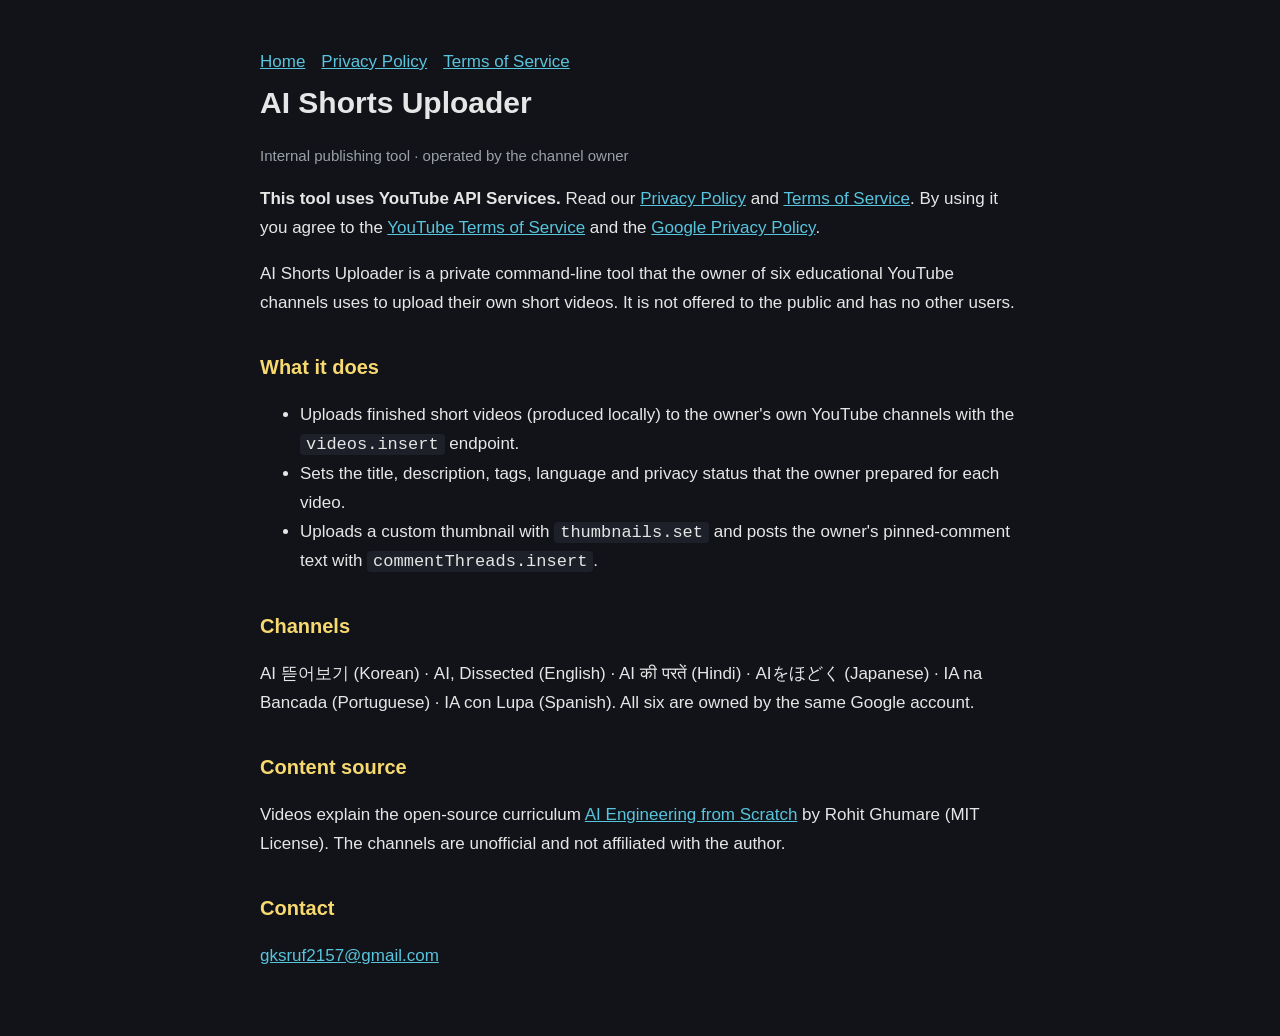
<file: index.html>
<!doctype html><html lang="en"><head><meta charset="utf-8"><meta name="viewport" content="width=device-width,initial-scale=1"><title>AI Shorts Uploader</title><link rel="stylesheet" href="style.css"></head><body><main>
<nav><a href="index.html">Home</a><a href="privacy.html">Privacy Policy</a><a href="terms.html">Terms of Service</a></nav>
<h1>AI Shorts Uploader</h1>
<p class="muted">Internal publishing tool · operated by the channel owner</p>
<p><b>This tool uses YouTube API Services.</b> Read our <a href="privacy.html">Privacy Policy</a> and <a href="terms.html">Terms of Service</a>. By using it you agree to the <a href="https://www.youtube.com/t/terms">YouTube Terms of Service</a> and the <a href="https://policies.google.com/privacy">Google Privacy Policy</a>.</p>
<p>AI Shorts Uploader is a private command-line tool that the owner of six educational YouTube channels uses to upload their own short videos. It is not offered to the public and has no other users.</p>
<h2>What it does</h2>
<ul>
<li>Uploads finished short videos (produced locally) to the owner's own YouTube channels with the <code>videos.insert</code> endpoint.</li>
<li>Sets the title, description, tags, language and privacy status that the owner prepared for each video.</li>
<li>Uploads a custom thumbnail with <code>thumbnails.set</code> and posts the owner's pinned-comment text with <code>commentThreads.insert</code>.</li>
</ul>
<h2>Channels</h2>
<p>AI 뜯어보기 (Korean) · AI, Dissected (English) · AI की परतें (Hindi) · AIをほどく (Japanese) · IA na Bancada (Portuguese) · IA con Lupa (Spanish). All six are owned by the same Google account.</p>
<h2>Content source</h2>
<p>Videos explain the open-source curriculum <a href="https://github.com/rohitg00/ai-engineering-from-scratch">AI Engineering from Scratch</a> by Rohit Ghumare (MIT License). The channels are unofficial and not affiliated with the author.</p>
<h2>Contact</h2><p><a href="mailto:gksruf2157@gmail.com">gksruf2157@gmail.com</a></p>
</main></body></html>
</file>
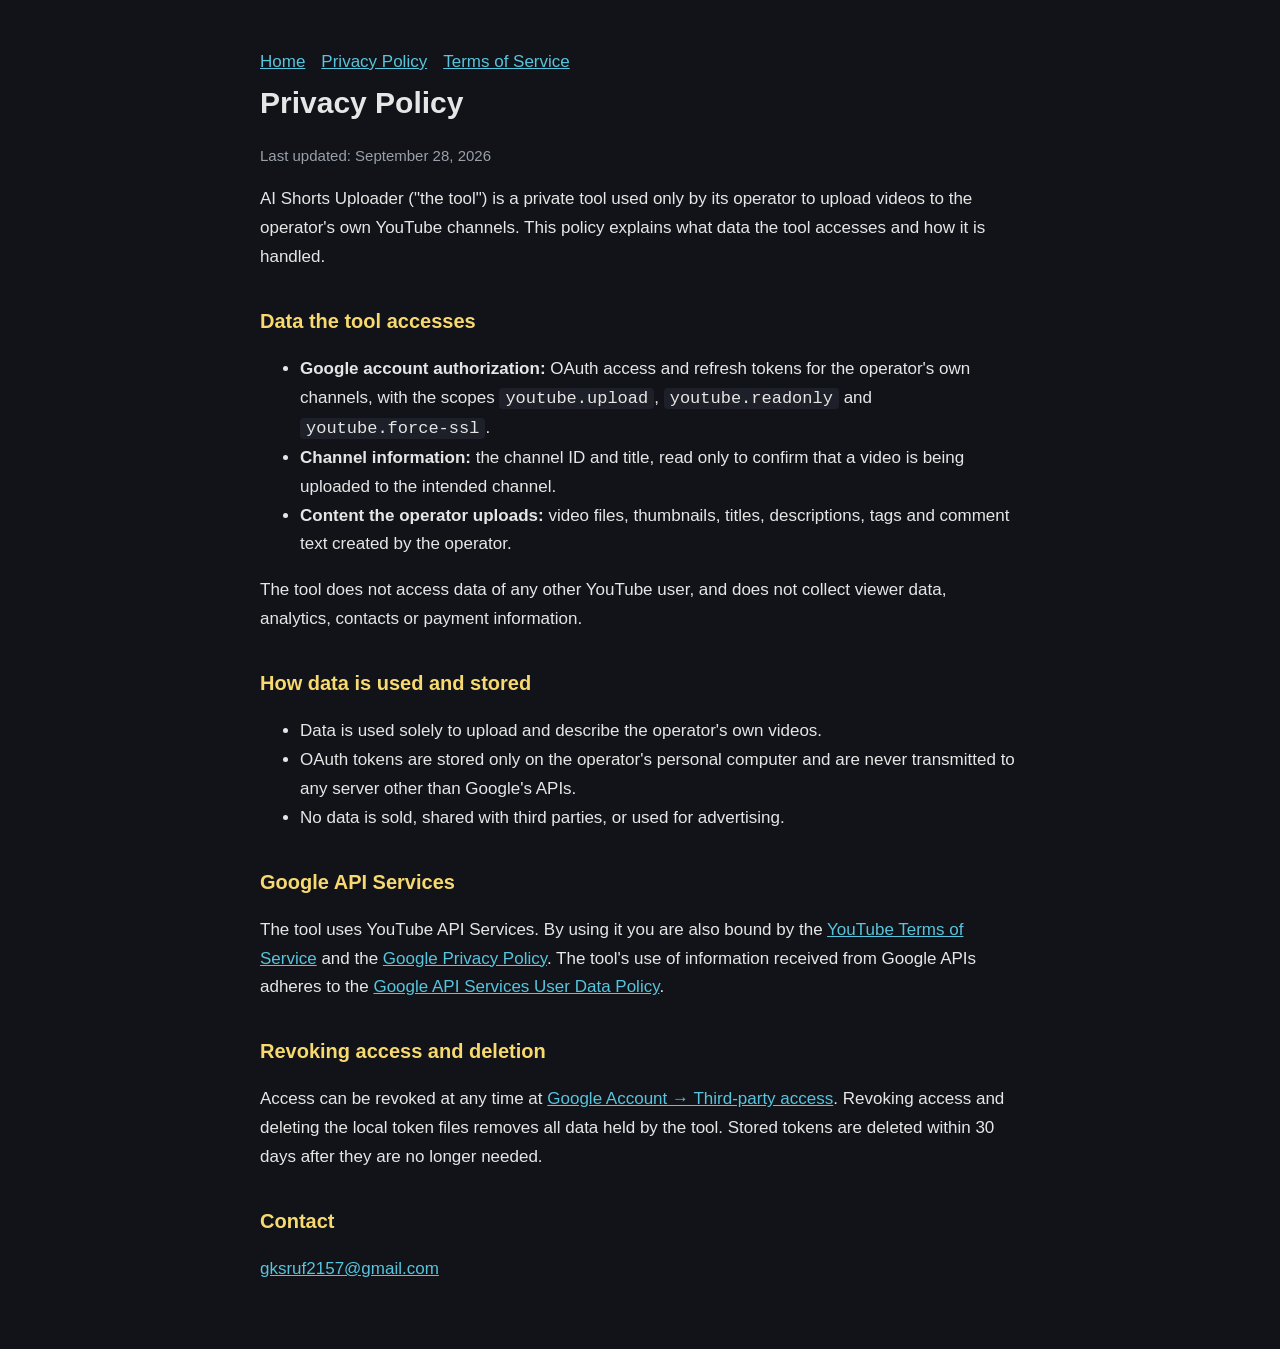
<file: privacy.html>
<!doctype html><html lang="en"><head><meta charset="utf-8"><meta name="viewport" content="width=device-width,initial-scale=1"><title>Privacy Policy · AI Shorts Uploader</title><link rel="stylesheet" href="style.css"></head><body><main>
<nav><a href="index.html">Home</a><a href="privacy.html">Privacy Policy</a><a href="terms.html">Terms of Service</a></nav>
<h1>Privacy Policy</h1><p class="muted">Last updated: September 28, 2026</p>
<p>AI Shorts Uploader ("the tool") is a private tool used only by its operator to upload videos to the operator's own YouTube channels. This policy explains what data the tool accesses and how it is handled.</p>
<h2>Data the tool accesses</h2>
<ul>
<li><b>Google account authorization:</b> OAuth access and refresh tokens for the operator's own channels, with the scopes <code>youtube.upload</code>, <code>youtube.readonly</code> and <code>youtube.force-ssl</code>.</li>
<li><b>Channel information:</b> the channel ID and title, read only to confirm that a video is being uploaded to the intended channel.</li>
<li><b>Content the operator uploads:</b> video files, thumbnails, titles, descriptions, tags and comment text created by the operator.</li>
</ul>
<p>The tool does not access data of any other YouTube user, and does not collect viewer data, analytics, contacts or payment information.</p>
<h2>How data is used and stored</h2>
<ul>
<li>Data is used solely to upload and describe the operator's own videos.</li>
<li>OAuth tokens are stored only on the operator's personal computer and are never transmitted to any server other than Google's APIs.</li>
<li>No data is sold, shared with third parties, or used for advertising.</li>
</ul>
<h2>Google API Services</h2>
<p>The tool uses YouTube API Services. By using it you are also bound by the <a href="https://www.youtube.com/t/terms">YouTube Terms of Service</a> and the <a href="https://policies.google.com/privacy">Google Privacy Policy</a>. The tool's use of information received from Google APIs adheres to the <a href="https://developers.google.com/terms/api-services-user-data-policy">Google API Services User Data Policy</a>.</p>
<h2>Revoking access and deletion</h2>
<p>Access can be revoked at any time at <a href="https://myaccount.google.com/permissions">Google Account → Third-party access</a>. Revoking access and deleting the local token files removes all data held by the tool. Stored tokens are deleted within 30 days after they are no longer needed.</p>
<h2>Contact</h2><p><a href="mailto:gksruf2157@gmail.com">gksruf2157@gmail.com</a></p>
</main></body></html>
</file>
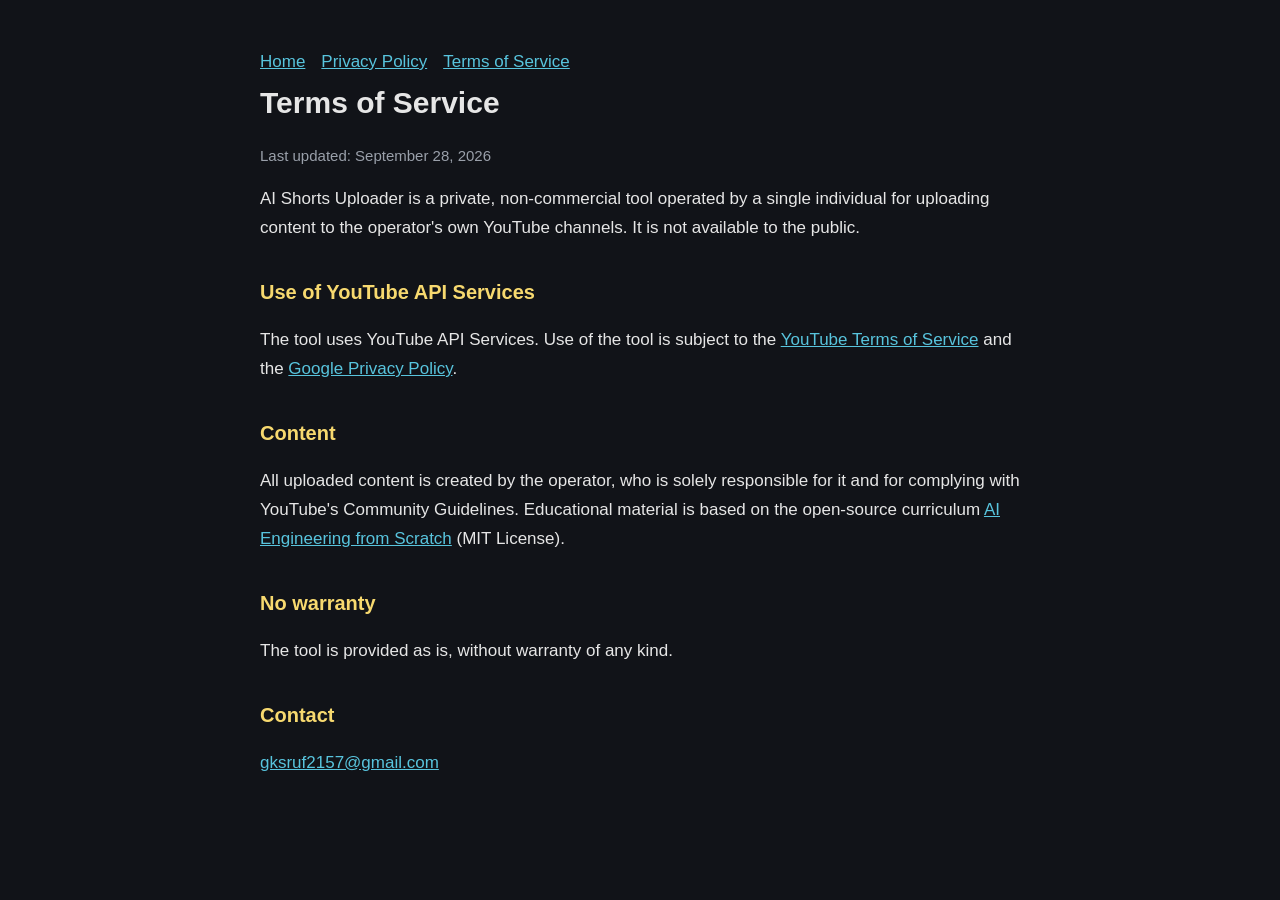
<file: terms.html>
<!doctype html><html lang="en"><head><meta charset="utf-8"><meta name="viewport" content="width=device-width,initial-scale=1"><title>Terms of Service · AI Shorts Uploader</title><link rel="stylesheet" href="style.css"></head><body><main>
<nav><a href="index.html">Home</a><a href="privacy.html">Privacy Policy</a><a href="terms.html">Terms of Service</a></nav>
<h1>Terms of Service</h1><p class="muted">Last updated: September 28, 2026</p>
<p>AI Shorts Uploader is a private, non-commercial tool operated by a single individual for uploading content to the operator's own YouTube channels. It is not available to the public.</p>
<h2>Use of YouTube API Services</h2>
<p>The tool uses YouTube API Services. Use of the tool is subject to the <a href="https://www.youtube.com/t/terms">YouTube Terms of Service</a> and the <a href="https://policies.google.com/privacy">Google Privacy Policy</a>.</p>
<h2>Content</h2>
<p>All uploaded content is created by the operator, who is solely responsible for it and for complying with YouTube's Community Guidelines. Educational material is based on the open-source curriculum <a href="https://github.com/rohitg00/ai-engineering-from-scratch">AI Engineering from Scratch</a> (MIT License).</p>
<h2>No warranty</h2><p>The tool is provided as is, without warranty of any kind.</p>
<h2>Contact</h2><p><a href="mailto:gksruf2157@gmail.com">gksruf2157@gmail.com</a></p>
</main></body></html>
</file>
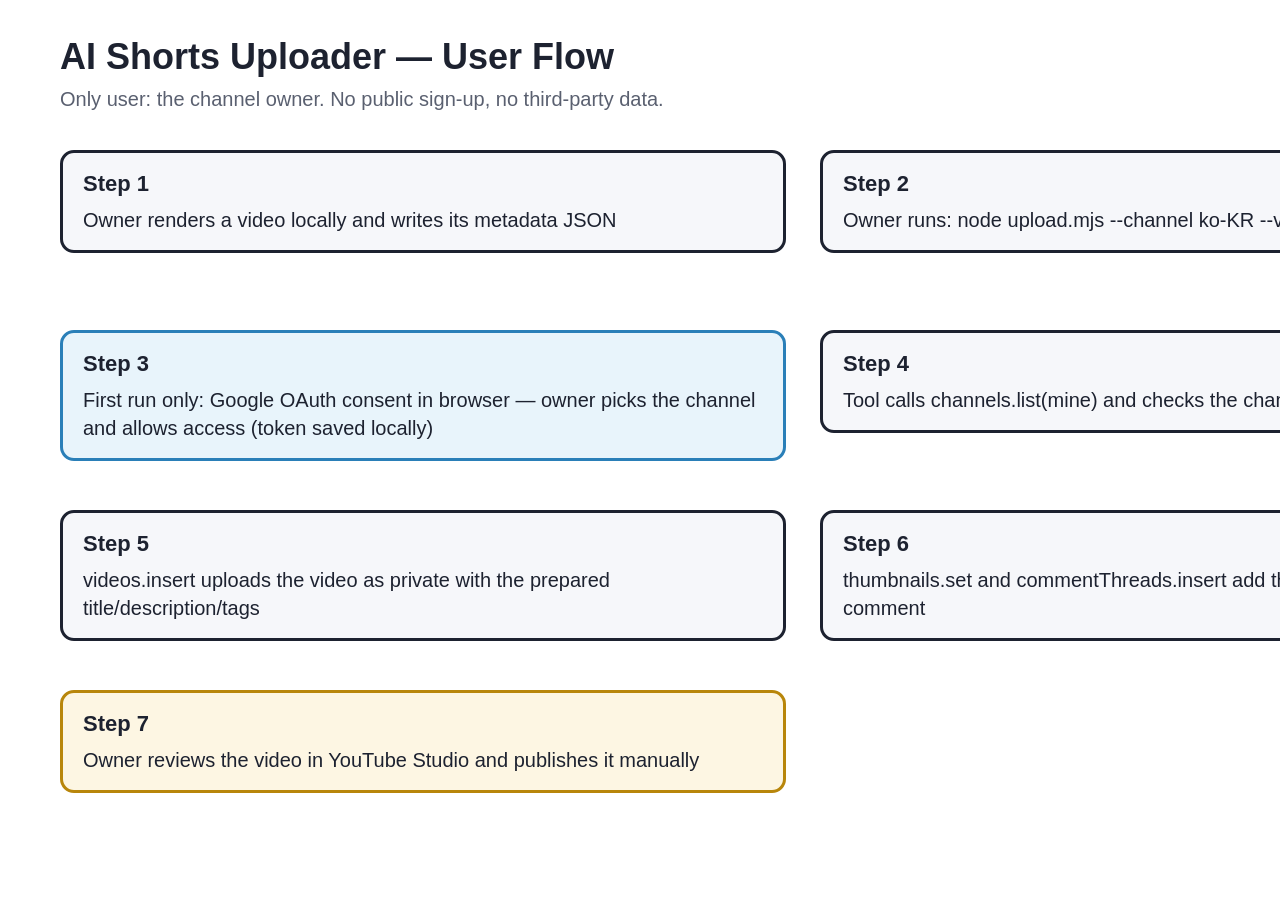
<file: docs/diagram.html>
<!doctype html><html><head><meta charset="utf-8"><style>
body{margin:0;background:#fff;font-family:"Segoe UI",sans-serif;color:#1d2230}
.wrap{width:1600px;height:900px;position:relative}
h1{position:absolute;left:60px;top:36px;margin:0;font-size:36px}
.sub{position:absolute;left:60px;top:88px;font-size:20px;color:#5a6070}
.box{position:absolute;border:3px solid #1d2230;border-radius:14px;padding:16px 20px;font-size:20px;background:#f6f7fa;line-height:1.4}
.box b{display:block;font-size:22px;margin-bottom:6px}
.g{background:#e8f4fb;border-color:#2a7fb8}.y{background:#fdf6e3;border-color:#b8860b}
svg{position:absolute;left:0;top:0}
.lbl{position:absolute;font-size:17px;color:#2a3140;background:#fff;padding:2px 6px}
</style></head><body><div class="wrap" id="w"></div>
<script>
const kind = new URLSearchParams(location.search).get("kind");
const w = document.getElementById("w");
const arrow = (x1,y1,x2,y2) => `<line x1="${x1}" y1="${y1}" x2="${x2}" y2="${y2}" stroke="#1d2230" stroke-width="3" marker-end="url(#a)"/>`;
const defs = `<defs><marker id="a" markerWidth="12" markerHeight="12" refX="10" refY="6" orient="auto"><path d="M0,0 L12,6 L0,12 z" fill="#1d2230"/></marker></defs>`;
if (kind === "arch") {
  w.innerHTML = `<h1>AI Shorts Uploader — Architecture</h1><div class="sub">Single-operator CLI on the owner's PC · uploads only to the owner's own 6 channels</div>
  <svg width="1600" height="900">${defs}${arrow(468,420,556,420)}${arrow(948,420,1036,420)}${arrow(752,436,752,656)}${arrow(1272,462,1272,656)}</svg>
  <div class="box" style="left:60px;top:300px;width:360px"><b>Local production (owner's PC)</b>Rendered MP4 · thumbnail PNG · metadata JSON (title, description, tags, language) per channel</div>
  <div class="box y" style="left:560px;top:300px;width:340px"><b>Uploader CLI (Node.js)</b>Reads metadata · confirms target channel ID · calls YouTube Data API v3</div>
  <div class="box g" style="left:1040px;top:300px;width:420px"><b>YouTube Data API v3</b>videos.insert (privacyStatus = private/public)<br>thumbnails.set · commentThreads.insert<br>channels.list (mine=true, verify)</div>
  <div class="box" style="left:560px;top:660px;width:340px"><b>Local token store</b>OAuth tokens per channel in the owner's user folder. Never sent anywhere except Google.</div>
  <div class="box g" style="left:1040px;top:660px;width:420px"><b>Owner's YouTube channels (6)</b>AI 뜯어보기 · AI, Dissected · AI की परतें · AIをほどく · IA na Bancada · IA con Lupa</div>
  <div class="lbl" style="left:484px;top:432px">files</div><div class="lbl" style="left:900px;top:470px">HTTPS + OAuth 2.0</div><div class="lbl" style="left:764px;top:530px">stores / reads tokens</div><div class="lbl" style="left:1284px;top:540px">uploads to</div>`;
} else {
  const steps = ["Owner renders a video locally and writes its metadata JSON","Owner runs: node upload.mjs --channel ko-KR --video PE-01","First run only: Google OAuth consent in browser — owner picks the channel and allows access (token saved locally)","Tool calls channels.list(mine) and checks the channel ID matches the target","videos.insert uploads the video as private with the prepared title/description/tags","thumbnails.set and commentThreads.insert add thumbnail and the owner's comment","Owner reviews the video in YouTube Studio and publishes it manually"];
  w.innerHTML = `<h1>AI Shorts Uploader — User Flow</h1><div class="sub">Only user: the channel owner. No public sign-up, no third-party data.</div>` +
    steps.map((s,i)=>`<div class="box ${i===2?'g':i===6?'y':''}" style="left:${60+ (i%2)*760}px;top:${150+Math.floor(i/2)*180}px;width:680px"><b>Step ${i+1}</b>${s}</div>`).join("");
}
</script></body></html>
</file>
<file: style.css>
body{margin:0;background:#111318;color:#e6e6e6;font:17px/1.7 "Segoe UI","Malgun Gothic",sans-serif}
main{max-width:760px;margin:0 auto;padding:48px 20px}
h1{font-size:30px;margin:0 0 6px}h2{font-size:20px;margin:32px 0 8px;color:#f7d96f}
a{color:#58c4dd}.muted{color:#9aa0aa;font-size:15px}code{background:#1d2028;padding:1px 6px;border-radius:4px}
nav a{margin-right:16px}
</file>
